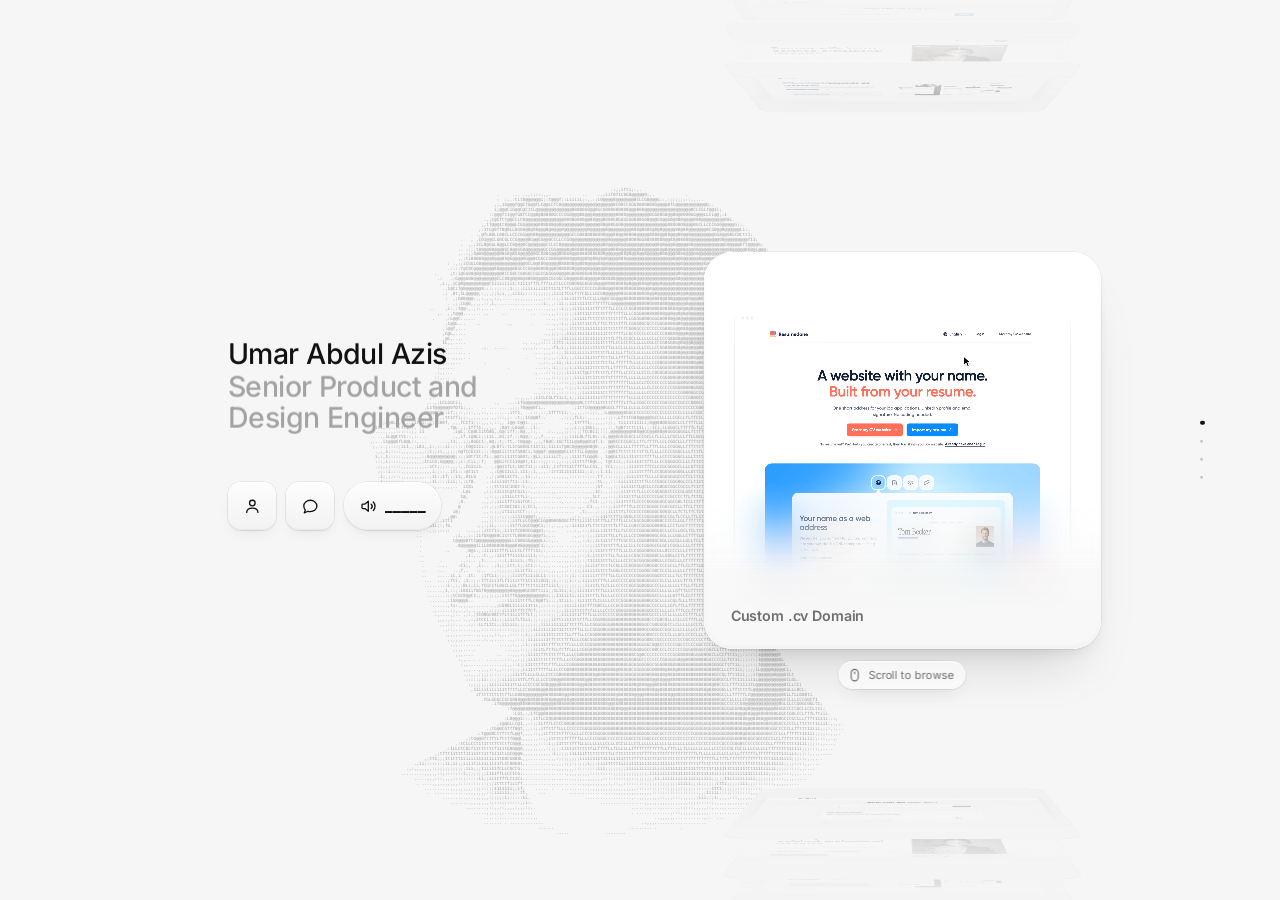
<file: index.html>
<!doctype html>
<html lang="en">
<head>
<meta charset="utf-8">
<meta name="viewport" content="width=device-width, initial-scale=1, viewport-fit=cover">
<title>Umar Abdul Azis · Senior Product and Design Engineer</title>
<meta name="description" content="Umar Abdul Azis, senior product and design engineer in Yogyakarta, Indonesia. Web, mobile, and AI products, built into live prototypes. Case studies: Custom .cv Domain, CV-Lite Help Center, AI Headshot Funnel.">
<meta name="author" content="Umar Abdul Azis">
<meta name="robots" content="index, follow, max-image-preview:large">
<link rel="canonical" href="https://byumar.com/">
<meta name="theme-color" content="#F6F6F6">
<link rel="alternate" type="text/plain" href="/llms.txt" title="LLM summary">
<link rel="icon" href="favicon-32.png" sizes="32x32" type="image/png">
<link rel="apple-touch-icon" href="apple-touch-icon.png">
<!-- thumbnail saat link dibagikan. og:image harus URL lengkap, ganti domainnya
     kalau situs tidak tayang di byumar.com -->
<meta property="og:type" content="website">
<meta property="og:url" content="https://byumar.com/">
<meta property="og:title" content="Umar Abdul Azis · Senior Product and Design Engineer">
<meta property="og:description" content="Senior product and design engineer for web, mobile, and AI products. Case studies from CV-Lite and Resumedone.">
<meta property="og:site_name" content="Umar Abdul Azis">
<meta property="og:locale" content="en_US">
<meta property="og:image" content="https://byumar.com/og-image.jpg">
<meta property="og:image:width" content="1200">
<meta property="og:image:height" content="630">
<meta name="twitter:card" content="summary_large_image">
<meta name="twitter:image" content="https://byumar.com/og-image.jpg">
<!-- ?v= memaksa browser mengambil berkas baru. Hostinger menyimpan JS, CSS, dan
     media 7 hari, jalankan ./versi.sh sebelum commit supaya angkanya naik di semua file. -->
<link rel="preload" href="fonts/inter-regular.woff2?v=e101ac0f64" as="font" type="font/woff2" crossorigin>
<link rel="preload" href="fonts/inter-medium.woff2?v=e19b372fd9" as="font" type="font/woff2" crossorigin>
<link rel="stylesheet" href="styles.css?v=45e7116f3b">
<!-- ld:start (dibuat tools/seo.js) -->
<script type="application/ld+json">{"@context":"https://schema.org","@graph":[{"@type":"Person","@id":"https://byumar.com/#person","name":"Umar Abdul Azis","jobTitle":"Senior Product and Design Engineer","description":"I design web, mobile, and AI products, then build them into live prototypes your team can click through before development starts.","url":"https://byumar.com/","image":"https://byumar.com/og-image.jpg","email":"hello@byumar.com","sameAs":["https://www.linkedin.com/in/umar-abdul-azis-948900159/","https://instagram.com/omar.aazees","https://www.upwork.com/freelancers/~01e38101af9b02fc32"],"address":{"@type":"PostalAddress","addressLocality":"Yogyakarta","addressCountry":"ID"},"knowsAbout":["Product design","UX design","UI design","Design engineering","Front-end development","Interactive prototyping","AI products","Resume builders","HR tech","E-commerce","Shopify","Web3 dashboards"]},{"@type":"WebSite","@id":"https://byumar.com/#website","url":"https://byumar.com/","name":"Umar Abdul Azis - Senior Product and Design Engineer","inLanguage":"en","author":{"@id":"https://byumar.com/#person"}},{"@type":"ItemList","name":"Selected projects","itemListElement":[{"@type":"ListItem","position":1,"item":{"@type":"CreativeWork","name":"Custom .cv Domain","headline":"Custom .cv Domain - Resumedone - Product Design","abstract":"Resumedone wanted a new paid add-on: a user buys their own name.cv domain and their resume goes live as a personal website on it. When I was brought in, the registrar backend was ready but there was no interface at all. I designed the whole product: the purchase inside the dashboard, the website editor, five templates, the account and subscription screens, and after launch the landing page and the upsell that bring people to it.","description":"Buying a domain is a technical errand, and most job seekers have never done it. Pricing, name rules and payment were still being decided in chat while an early AI draft pointed the other way. The partner API offered one locked template, and a public site raised a real privacy question: how much contact detail should a resume show to the whole internet? Launch was only the start: the first weeks showed the offer had to reach people earlier, at the moment they finish a resume. I turned the purchase into three short steps, Name, Details and Set up, with search results that show one clear price per domain per year and payment on the card already saved. The website editor reuses the resume builder's own components, so there is nothing new to learn, including the same font size controls. People pick from five templates, each in five colours, that use their resume data exactly as written, and they decide what is public: email and phone are masked by default, with a contact form and an availability status instead. After launch I designed three conversion experiments with the product lead: a six-step upsell right after someone buys a resume, a flow where people build their site first and pay only to publish, and a landing page for the feature.","creator":{"@id":"https://byumar.com/#person"},"image":"https://byumar.com/media/cv-media-05-poster.webp","url":"https://byumar.com/#/project/cv-personal-website"}},{"@type":"ListItem","position":2,"item":{"@type":"CreativeWork","name":"CV-Lite Help Center","headline":"CV-Lite Help Center - CV-Lite - Product Design","abstract":"CV-Lite's FAQ at help.cv-lite.com was a single column of three collapsed lists: 32 links pointing to 19 articles, with no answer visible until you clicked. The product lead asked me to redesign it. I covered the home page, search, every article, and the states in between, at desktop, tablet and mobile.","description":"People open a help page in the middle of a problem, usually stuck on billing or an export, so every extra click costs patience. With only 19 articles, a full help center with category pages would add steps instead of saving them. The new design also had to keep the live product's colors and type, so it would feel like the same app. I compared 15 help center homes and 19 FAQs on Mobbin, then tested six home layouts. The winner puts search first, then the most popular questions, then topics that open in place, with support always one tap away. Search suggests articles while you type and highlights the matching words. Articles read in one column with real product screenshots and end with a quick helpful or not question. Back to FAQ returns to the same topic, already open, and dead links land on a friendly 404 instead of an error.","creator":{"@id":"https://byumar.com/#person"},"image":"https://byumar.com/media/faq-media-01-poster.webp","url":"https://byumar.com/#/project/cv-lite-help-center"}},{"@type":"ListItem","position":3,"item":{"@type":"CreativeWork","name":"AI Headshot Funnel","headline":"AI Headshot Funnel - CV-Lite - Product Design","abstract":"CV-Lite turns a few selfies into studio headshots, and most of its visitors arrive cold from paid ads. I was asked to redesign the whole funnel for an A/B test against the live version, from the landing page to the photo library. The old flow showed no proof of the result, left empty photo slots, and only revealed the price at the very end.","description":"People have to trust an unknown AI with their face, then pay before they see the full result. Ad traffic leaves fast, so every second of doubt costs a sale. On real screens the browser bar also takes around 180 px, which pushed the button that moves people forward below the fold on laptops and phones alike. I built the funnel around one idea: show the transformation before asking for anything. The landing hero is a before and after of the same person, and every step stays short: gender, outfit, background, selfies. The paywall unlocks two finished headshots and states one honest price. Each screen is laid out at the real visible area, 1920 × 900 on desktop and 390 × 664 on mobile, so the next action is always in view.","creator":{"@id":"https://byumar.com/#person"},"image":"https://byumar.com/media/headshots-media-01-poster.webp","url":"https://byumar.com/#/project/ai-headshots"}},{"@type":"ListItem","position":4,"item":{"@type":"CreativeWork","name":"Ejemplos Curriculum","headline":"Ejemplos Curriculum - Ejemplos Curriculum - Landing Page Design","abstract":"Ejemplos Curriculum is a Spanish-language resume site with templates, real CV examples, cover letters, and writing advice for job seekers. I designed its marketing landing page, the page most visitors see first, at desktop, tablet, and mobile widths.","description":"Most visitors arrive from search with one narrow question, like how to write a resignation letter, and leave once it is answered. The landing page had to show in a few seconds that the site can also help them build a CV, without the pushy habits common in this category: no \"free\" promise that turns into a paywall, and no social proof without data behind it. The hero leads with what people search for, the best CV templates and writing advice, and shows real templates instead of stock art. Each section below answers one question job seekers ask, from which template to pick to how to write a cover letter, and ends with a clear way into the builder. The AI tools sit together in one dark band so they read as a feature, not a pop-up. The header keeps templates, examples, letters, and sign-in one click away, so the page works as a hub for the rest of the site.","creator":{"@id":"https://byumar.com/#person"},"image":"https://byumar.com/media/ej-media-01-poster.webp","url":"https://byumar.com/#/project/ejemplos-curriculum"}}]}]}</script>
<!-- ld:end -->
</head>
<body>
  <!-- navigasi teks untuk screen reader & crawler, tidak terlihat -->
  <nav class="sr-only" aria-label="Main">
    <ul>
      <li><a href="#/">Home</a></li>
      <li><a href="#/about">About</a></li>
    </ul>
  </nav>

  <div id="app" class="app">
    <!-- kolom kiri: identitas + aksi. Tetap di tempat lintas halaman -->
    <aside class="rail" id="rail"></aside>

    <!-- kolom kanan: panggung. Isinya berganti per halaman -->
    <main class="stage" id="stage" tabindex="-1">
    <!-- seo:start (dibuat tools/seo.js, jangan diedit manual) -->
    <div class="sr-only" id="seo-static">
      <h1>Umar Abdul Azis, Senior Product and Design Engineer</h1>
      <section>
        <h2>About</h2>
        <p>I design web, mobile, and AI products, then build them into live prototypes your team can click through before development starts.</p>
        <p>I work across UX, interface, and visual design, and I prototype with whatever fits the project, from Figma to AI code editors like Claude Code, Codex, and Cursor. Over six years that has covered HR tech and resume builders, Shopify and e-commerce, AI products, and Web3 dashboards.</p>
        <p>Top Rated Plus on Upwork. Working from Yogyakarta, Indonesia (GMT+7), asynchronously on Indonesia time, and open to freelance work.</p>
      </section>
      <section>
        <h2>Selected projects</h2>
      <article>
        <h3>Custom .cv Domain</h3>
        <p>Resumedone - Product Design. Resumedone, 2026.</p>
        <h4>Mandate</h4><p>Resumedone wanted a new paid add-on: a user buys their own name.cv domain and their resume goes live as a personal website on it. When I was brought in, the registrar backend was ready but there was no interface at all. I designed the whole product: the purchase inside the dashboard, the website editor, five templates, the account and subscription screens, and after launch the landing page and the upsell that bring people to it.</p>
        <h4>Challenge</h4><p>Buying a domain is a technical errand, and most job seekers have never done it. Pricing, name rules and payment were still being decided in chat while an early AI draft pointed the other way. The partner API offered one locked template, and a public site raised a real privacy question: how much contact detail should a resume show to the whole internet? Launch was only the start: the first weeks showed the offer had to reach people earlier, at the moment they finish a resume.</p>
        <h4>Solution</h4><p>I turned the purchase into three short steps, Name, Details and Set up, with search results that show one clear price per domain per year and payment on the card already saved. The website editor reuses the resume builder's own components, so there is nothing new to learn, including the same font size controls. People pick from five templates, each in five colours, that use their resume data exactly as written, and they decide what is public: email and phone are masked by default, with a contact form and an availability status instead. After launch I designed three conversion experiments with the product lead: a six-step upsell right after someone buys a resume, a flow where people build their site first and pay only to publish, and a landing page for the feature.</p>
        <h4>Results</h4><p>Shipped to production about a month after kickoff, in English across 12 markets. Targets set for launch: 8% of paid users adding a .cv domain in the first quarter, 70% of buyers publishing their site within a day, and 12% higher annual retention among users with a live site. Delivered as more than 1,000 screens and states across four breakpoints, five templates with colour variants, and a screen for every failure state.</p>
      </article>
      <article>
        <h3>CV-Lite Help Center</h3>
        <p>CV-Lite - Product Design. CV-Lite by Resumedone, 2026.</p>
        <h4>Mandate</h4><p>CV-Lite's FAQ at help.cv-lite.com was a single column of three collapsed lists: 32 links pointing to 19 articles, with no answer visible until you clicked. The product lead asked me to redesign it. I covered the home page, search, every article, and the states in between, at desktop, tablet and mobile.</p>
        <h4>Challenge</h4><p>People open a help page in the middle of a problem, usually stuck on billing or an export, so every extra click costs patience. With only 19 articles, a full help center with category pages would add steps instead of saving them. The new design also had to keep the live product's colors and type, so it would feel like the same app.</p>
        <h4>Solution</h4><p>I compared 15 help center homes and 19 FAQs on Mobbin, then tested six home layouts. The winner puts search first, then the most popular questions, then topics that open in place, with support always one tap away. Search suggests articles while you type and highlights the matching words. Articles read in one column with real product screenshots and end with a quick helpful or not question. Back to FAQ returns to the same topic, already open, and dead links land on a friendly 404 instead of an error.</p>
        <h4>Results</h4><p>Targets set for launch: 25% fewer support tickets about the 13 most asked questions, 60% of visitors finding their answer within two clicks, and over 80% of article ratings marked helpful. Delivered as 24 boards across four widths, 32 article pages and a working coded prototype.</p>
      </article>
      <article>
        <h3>AI Headshot Funnel</h3>
        <p>CV-Lite - Product Design. CV-Lite by Resumedone, 2026.</p>
        <h4>Mandate</h4><p>CV-Lite turns a few selfies into studio headshots, and most of its visitors arrive cold from paid ads. I was asked to redesign the whole funnel for an A/B test against the live version, from the landing page to the photo library. The old flow showed no proof of the result, left empty photo slots, and only revealed the price at the very end.</p>
        <h4>Challenge</h4><p>People have to trust an unknown AI with their face, then pay before they see the full result. Ad traffic leaves fast, so every second of doubt costs a sale. On real screens the browser bar also takes around 180 px, which pushed the button that moves people forward below the fold on laptops and phones alike.</p>
        <h4>Solution</h4><p>I built the funnel around one idea: show the transformation before asking for anything. The landing hero is a before and after of the same person, and every step stays short: gender, outfit, background, selfies. The paywall unlocks two finished headshots and states one honest price. Each screen is laid out at the real visible area, 1920 × 900 on desktop and 390 × 664 on mobile, so the next action is always in view.</p>
        <h4>Results</h4><p>Targets set for the A/B test: 20% more visitors reaching the selfie upload, 15% higher paywall conversion, and a third fewer checkout drop-offs by showing the price up front. Built on 75 screens, 65 of them reworked so the main action never needs a scroll.</p>
      </article>
      <article>
        <h3>Ejemplos Curriculum</h3>
        <p>Ejemplos Curriculum - Landing Page Design. Ejemplos Curriculum, 2026.</p>
        <h4>Mandate</h4><p>Ejemplos Curriculum is a Spanish-language resume site with templates, real CV examples, cover letters, and writing advice for job seekers. I designed its marketing landing page, the page most visitors see first, at desktop, tablet, and mobile widths.</p>
        <h4>Challenge</h4><p>Most visitors arrive from search with one narrow question, like how to write a resignation letter, and leave once it is answered. The landing page had to show in a few seconds that the site can also help them build a CV, without the pushy habits common in this category: no &quot;free&quot; promise that turns into a paywall, and no social proof without data behind it.</p>
        <h4>Solution</h4><p>The hero leads with what people search for, the best CV templates and writing advice, and shows real templates instead of stock art. Each section below answers one question job seekers ask, from which template to pick to how to write a cover letter, and ends with a clear way into the builder. The AI tools sit together in one dark band so they read as a feature, not a pop-up. The header keeps templates, examples, letters, and sign-in one click away, so the page works as a hub for the rest of the site.</p>
        <h4>Results</h4><p>Targets set for launch: 30% more visitors reaching a template from the landing page, 20% more visitors scrolling past the hero, and a higher share of search visitors starting a CV. Delivered as one landing page at four widths, ready for development.</p>
      </article>
      </section>
      <section>
        <h2>Contact</h2>
        <ul><li><a href="mailto:hello@byumar.com">Email</a></li><li><a href="https://www.linkedin.com/in/umar-abdul-azis-948900159/">LinkedIn</a></li><li><a href="https://instagram.com/omar.aazees">Instagram</a></li><li><a href="https://www.upwork.com/freelancers/~01e38101af9b02fc32">Upwork</a></li></ul>
      </section>
    </div>
    <!-- seo:end -->
    </main>

    <!-- indikator titik di tepi kanan, hanya di home -->
    <div class="dots" id="dots" hidden></div>
  </div>

  <!-- globe-data.js dan globe.js sengaja tidak dimuat di sini. Keduanya
       hanya dipakai halaman about, jadi diambil saat halaman itu dibuka.
       Lihat ensureGlobe() di app.js. -->
  <!-- latar ASCII dari foto diri, lihat ascii-bg.js -->
  <script src="ascii-bg.js?v=293ed99054" defer></script>
  <script src="sound.js?v=fcbd7d6328" defer></script>
  <script src="app.js?v=113544f6ca" defer></script>
  <!-- favicon potret ASCII yang beriak, lihat favicon-ascii.js -->
  <script src="favicon-ascii.js?v=10b2fe0bac" defer></script>
</body>
</html>
</file>
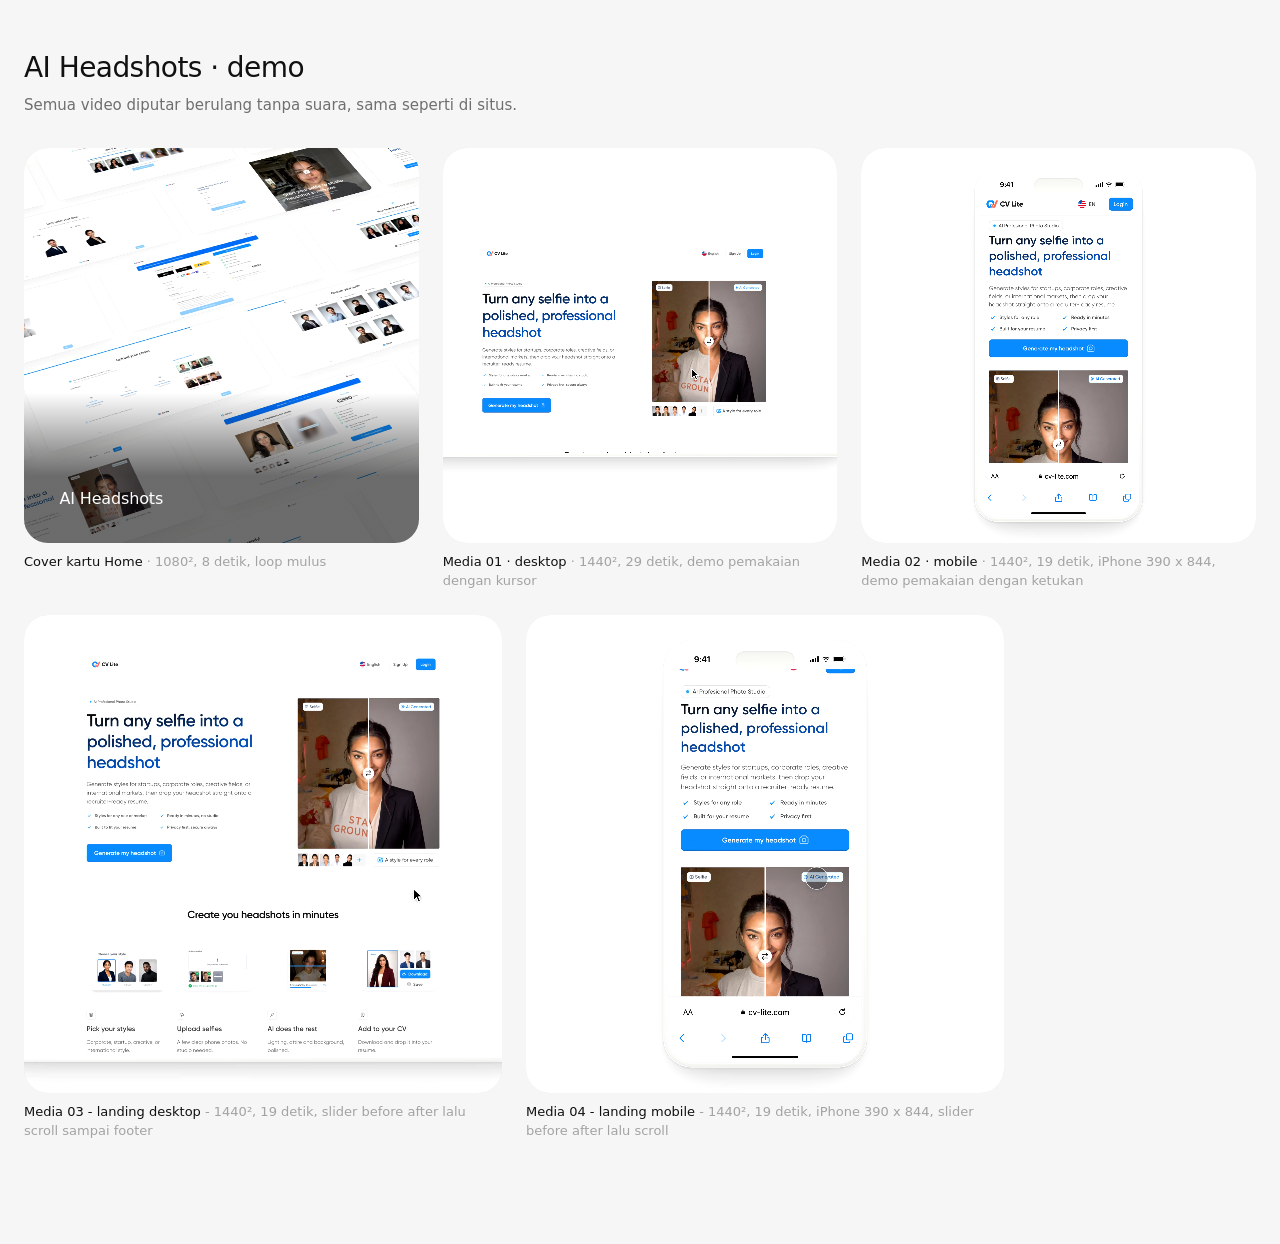
<file: demo/preview.html>
<!doctype html>
<html lang="id">
<head>
<meta charset="utf-8">
<meta name="viewport" content="width=device-width, initial-scale=1">
<title>Preview demo AI Headshots</title>
<style>
  :root { --bg: #F6F6F6; --ink: #111; --ink-3: #A3A3A3; }
  * { box-sizing: border-box; }
  body { margin: 0; background: var(--bg); color: var(--ink); font: 15px/1.45 Inter, "Helvetica Neue", system-ui, sans-serif; }
  main { max-width: 1480px; margin: 0 auto; padding: 48px 24px 80px; }
  h1 { font-size: 28px; font-weight: 500; letter-spacing: -.02em; margin: 0 0 6px; }
  p.sub { color: #6F6F6F; margin: 0 0 32px; }
  .row { display: grid; gap: 24px; grid-template-columns: repeat(3, minmax(0, 1fr)); margin-bottom: 24px; }
  .row.two { grid-template-columns: repeat(2, minmax(0, 1fr)); max-width: 980px; }
  figure { margin: 0; }
  .box { position: relative; aspect-ratio: 1 / 1; border-radius: 24px; overflow: hidden; background: #E2E2E2; }
  .box video, .box img { position: absolute; inset: 0; width: 100%; height: 100%; object-fit: cover; display: block; }
  /* kartu cover meniru kartu dek di situs: gradasi gelap bawah + nama putih */
  .card::after { content: ""; position: absolute; inset: 0; pointer-events: none;
    background: linear-gradient(0deg, rgba(17,17,17,.62) 0%, rgba(17,17,17,.62) 17%, rgba(17,17,17,0) 38%); }
  .card span { position: absolute; left: 9%; bottom: 8.4%; z-index: 2; color: #fff; font-size: 16px; letter-spacing: -.01em; }
  figcaption { margin-top: 10px; font-size: 13px; color: var(--ink-3); }
  figcaption b { color: var(--ink); font-weight: 500; }
  @media (max-width: 900px) { .row, .row.two { grid-template-columns: 1fr; } }
</style>
</head>
<body>
<main>
  <h1>AI Headshots · demo</h1>
  <p class="sub">Semua video diputar berulang tanpa suara, sama seperti di situs.</p>
  <div class="row">
    <figure>
      <div class="box card">
        <video autoplay muted loop playsinline poster="../media/headshots-card-poster.webp">
          <source src="../media/headshots-card.webm" type="video/webm"><source src="../media/headshots-card.mp4" type="video/mp4">
        </video>
        <span>AI Headshots</span>
      </div>
      <figcaption><b>Cover kartu Home</b> · 1080², 8 detik, loop mulus</figcaption>
    </figure>
    <figure>
      <div class="box">
        <video autoplay muted loop playsinline poster="../media/headshots-media-01-poster.webp">
          <source src="../media/headshots-media-01.webm" type="video/webm"><source src="../media/headshots-media-01.mp4" type="video/mp4">
        </video>
      </div>
      <figcaption><b>Media 01 · desktop</b> · 1440², 29 detik, demo pemakaian dengan kursor</figcaption>
    </figure>
    <figure>
      <div class="box">
        <video autoplay muted loop playsinline poster="../media/headshots-media-02-poster.webp">
          <source src="../media/headshots-media-02.webm" type="video/webm"><source src="../media/headshots-media-02.mp4" type="video/mp4">
        </video>
      </div>
      <figcaption><b>Media 02 · mobile</b> · 1440², 19 detik, iPhone 390 x 844, demo pemakaian dengan ketukan</figcaption>
    </figure>
  </div>
  <div class="row two">
    <figure>
      <div class="box">
        <video autoplay muted loop playsinline poster="../media/headshots-media-03-poster.webp">
          <source src="../media/headshots-media-03.webm" type="video/webm"><source src="../media/headshots-media-03.mp4" type="video/mp4">
        </video>
      </div>
      <figcaption><b>Media 03 - landing desktop</b> - 1440², 19 detik, slider before after lalu scroll sampai footer</figcaption>
    </figure>
    <figure>
      <div class="box">
        <video autoplay muted loop playsinline poster="../media/headshots-media-04-poster.webp">
          <source src="../media/headshots-media-04.webm" type="video/webm"><source src="../media/headshots-media-04.mp4" type="video/mp4">
        </video>
      </div>
      <figcaption><b>Media 04 - landing mobile</b> - 1440², 19 detik, iPhone 390 x 844, slider before after lalu scroll</figcaption>
    </figure>
  </div>
</main>
</body>
</html>
</file>
<file: styles.css>
@font-face {
  font-family: "Inter";
  font-style: normal;
  font-weight: 400;
  font-display: swap;
  src: url("fonts/inter-regular.woff2?v=e101ac0f64") format("woff2");
}
@font-face {
  font-family: "Inter";
  font-style: normal;
  font-weight: 600;
  font-display: swap;
  src: url("fonts/inter-semibold.woff2?v=d1e9f4c098") format("woff2");
}
@font-face {
  font-family: "Inter";
  font-style: normal;
  font-weight: 500;
  font-display: swap;
  src: url("fonts/inter-medium.woff2?v=e19b372fd9") format("woff2");
}

/* =========================================================
   Portfolio UI/UX: sistem visual
   Monokrom. Aset project jadi satu-satunya sumber warna.

   SISTEM SPASI
   Sama seperti situs referensi: seluruh tata letak dinyatakan dalam rem,
   dan ukuran 1rem ikut lebar layar. Jadi proporsinya tetap identik di
   layar mana pun, tidak perlu belasan breakpoint.

   Desktop  1rem = 100vw / 144   (di 1440px jadi 10px, sama persis referensi)
   Phone    1rem = 100vw / 40

   Bedanya dengan referensi, ada batas bawah dan atas. Referensi murni vw,
   akibatnya di tablet judulnya menyusut sampai 18px dan tombolnya di bawah
   ukuran sentuh yang layak. Batas bawah menahan itu.

   Yang tetap dalam vw hanya posisi horizontal kolom, supaya perbandingan
   kiri-kanannya persis mengikuti referensi.
   ========================================================= */

html {
  font-size: clamp(8.6px, 0.6944vw, 15px);
}

@media (max-width: 767px) {
  html {
    font-size: clamp(11px, 2.5vw, 19.5px);
  }
}

:root {
  /* Suisse Intl kalau terpasang, kalau tidak jatuh ke Helvetica Neue
     yang bentuk hurufnya paling dekat. */
  /* Inter dibundel sendiri (fonts/), jadi Mac, iPhone, Android, dan pen.dev
     memakai huruf yang sama. Cadangan hanya dipakai selama font dimuat. */
  --font: "Inter", "Helvetica Neue", Helvetica, Arial, sans-serif;

  --bg: #f6f6f6;
  --ink: #111111;
  --ink-2: #6f6f6f;
  --ink-3: #a3a3a3;
  --ink-4: #c9c9c9;
  --surface: #ffffff;
  --card: #e8e8e8;
  --line: rgba(17, 17, 17, 0.08);

  /* Skeuomorph minimalis: semua permukaan dibuat dari satu bahan yang sama
     dengan latar. Wajahnya bergradasi tipis dari terang ke sedikit redup,
     tepi atas tersorot, tepi bawah sedikit gelap, lalu bayangan dekat yang
     tegas dan bayangan jauh yang lebar dan pudar. Hasilnya terasa timbul
     dari halaman, bukan benda lain yang ditempel. */
  --sk-face: linear-gradient(180deg, #fdfdfd 0%, #f2f2f2 100%);
  --shadow-sm:
    inset 0 1px 0 rgba(255, 255, 255, 0.95),
    inset 0 -1px 0 rgba(17, 17, 17, 0.035),
    0 0 0 1px rgba(17, 17, 17, 0.055),
    0 1px 2px rgba(17, 17, 17, 0.06),
    0 0.6rem 1.6rem -0.6rem rgba(17, 17, 17, 0.1);
  --shadow-press:
    inset 0 1px 3px rgba(17, 17, 17, 0.1),
    inset 0 0 0 1px rgba(17, 17, 17, 0.06),
    0 1px 0 rgba(255, 255, 255, 0.9);
  --shadow-md:
    0 0 0 1px rgba(17, 17, 17, 0.045),
    0 1px 2px rgba(17, 17, 17, 0.05),
    0 1rem 2.2rem -1rem rgba(17, 17, 17, 0.12),
    0 3.6rem 6.4rem -2.8rem rgba(17, 17, 17, 0.18);
  /* sorot di bibir kartu media, dipasang di atas video lewat ::after */
  --sk-rim:
    inset 0 1px 0 rgba(255, 255, 255, 0.85),
    inset 0 0 0 1px rgba(255, 255, 255, 0.3),
    inset 0 -0.2rem 0.6rem rgba(17, 17, 17, 0.04);

  --r-card: 3.2rem;
  --r-media: 2.4rem;
  --r-btn: 1.5rem;

  --title-fs: 3.2rem;

  /* --- geometri, diambil dari pengukuran referensi di 1440px --- */
  --rail-x: 17.85vw;      /* 257px di 1440 */
  --deck-x: 70.5vw;       /* titik tengah kartu */
  /* Kartu ikut lebar dan tinggi layar: 446px di 1440x900, 562px di
     1920x1080. Tidak pernah lebih kecil dari ukuran lama (33.5rem), dan
     dibatasi tinggi layar supaya petunjuk geser tetap terlihat. */
  --deck-size: max(33.5rem, min(31vw, 52vh));

  --dots-x: 5.76vw;       /* jarak titik indikator dari tepi kanan */
  /* Batas kolom di halaman project. Video demo persegi, jadi kolomnya
     dilebarkan sampai kotak persegi bisa setinggi 88% layar (lebar kolom =
     100vw - batas - 2rem padding kanan). Batasnya tidak boleh lebih ke kiri
     dari ruang minimum judul (30rem) dan tidak pernah lebih ke kanan dari
     50,5vw, jadi kolom media tidak pernah lebih sempit dari sebelumnya. */
  --split-x: min(
    50.5vw,
    max(calc(var(--rail-x) + 7.4rem + 4rem + 30rem), calc(100vw - 88vh - 2rem))
  );

  --ease: cubic-bezier(0.16, 1, 0.3, 1);
  /* sedikit melewati tujuan lalu balik, biar perpindahan kartu terasa memantul */
  --ease-bounce: cubic-bezier(0.22, 1.14, 0.36, 1);
  --dur: 0.82s;
}

*, *::before, *::after { box-sizing: border-box; }

html, body {
  margin: 0;
  padding: 0;
  background: var(--bg);
  color: var(--ink);
  font-family: var(--font);
  -webkit-font-smoothing: antialiased;
  text-rendering: optimizeLegibility;
}

body { min-height: 100vh; }
/* Pantulan iOS di tepi halaman ikut menarik elemen yang menempel di layar,
   jadi navigasi bawah terlihat ikut ter-scroll. Pantulannya dimatikan. */
html, body { overscroll-behavior: none; }

/* latar ASCII (ascii-bg.js): di atas warna latar, di bawah semua konten */
/* Warna latar cukup di html. Kalau body ikut berwarna, latarnya digambar
   di atas kanvas z-index -1 dan ASCII-nya tertutup. */
body { background: transparent; }
#ascii-bg {
  position: fixed;
  left: 0;
  top: 0;
  width: 100%;
  /* setinggi layar saat bilah alamat HP tenggelam, lihat ascii-bg.js */
  height: 100vh;
  height: 100lvh;
  z-index: -1;
  pointer-events: none;
}
body.no-scroll { overflow: hidden; }

a { color: inherit; text-decoration: none; }
button { font: inherit; color: inherit; border: 0; background: none; cursor: pointer; }

.sr-only {
  position: absolute; width: 1px; height: 1px;
  padding: 0; margin: -1px; overflow: hidden;
  clip: rect(0 0 0 0); white-space: nowrap; border: 0;
}

:focus-visible {
  outline: 0.2rem solid var(--ink);
  outline-offset: 0.3rem;
  border-radius: 0.4rem;
}

/* =========================================================
   Kolom kiri
   ========================================================= */

.rail {
  position: fixed;
  left: var(--rail-x);
  top: 50%;
  transform: translateY(-50%);
  z-index: 50;
  display: flex;
  flex-direction: column;
  gap: 5.5rem;
  pointer-events: none;
}
.rail > * { pointer-events: auto; }

/* Batas kanan kolom kiri. Judul tidak pernah pindah baris; kalau lebih
   panjang dari ruang ini, pasJudul() di app.js memperkecil ukurannya.
   Home dibatasi tepi kiri kartu, project dibatasi tombol expand. */
.rail { max-width: calc(var(--deck-x) - var(--deck-size) / 2 - var(--rail-x) - 4rem); }
.rail--project { max-width: calc(var(--split-x) - 7.4rem - var(--rail-x) - 4rem); }

/* Di about, rail dikosongkan. Nama, tombol, dan teksnya jadi satu aliran
   di dalam kolom .about supaya semuanya ikut ter-scroll bersama. */
.rail--about { display: none; }

.title-block {
  display: flex;
  flex-direction: column;
  gap: 0.15rem;
}

/* Kotak masker untuk animasi reveal. Kalau tingginya persis setinggi baris,
   ekor huruf seperti g dan y ikut terpotong. Jadi kotaknya dilonggarkan ke
   atas dan bawah, lalu ditarik balik dengan margin negatif supaya posisi
   tata letaknya tidak bergeser sedikit pun. */
.title-line {
  overflow: hidden;
  font-size: var(--title-fs);
  padding: 0.34em 0;
  margin: -0.34em 0;
}

.title,
.subtitle {
  margin: 0;
  font-size: var(--title-fs);
  line-height: 1.1;
  font-weight: 500;
  letter-spacing: -0.02em;
  /* boleh pindah baris di desktop dan tablet; kolom kiri ditambatkan dari
     bawah (tambatRail di app.js) jadi judul yang panjang tumbuh ke atas */
  white-space: normal;
}
.title { color: var(--ink); }
.subtitle { color: var(--ink-3); }
/* Di layar besar peran profil dibatasi selebar "Senior Product and", jadi
   "Design Engineer" selalu turun ke baris kedua dan kolom kiri tidak
   memanjang. Di HP peran tetap satu baris (aturan nowrap di bawah). */
@media (min-width: 768px) {
  .title-block.is-profile .subtitle { max-width: 10.4em; }
}

/* masking reveal saat halaman masuk, sekaligus memudar masuk */
.title-line > span {
  display: block;
  will-change: transform, opacity;
  animation: line-up 0.9s var(--ease) 0.14s both;
}
/* jeda 0,14 detik memberi waktu judul lama memudar dulu, jadi keduanya
   tidak bertumpuk di tempat yang sama */
.title-line:nth-child(2) > span { animation-delay: 0.2s; }
/* geseran awal harus melewati padding masker, kalau tidak teksnya
   sudah kelihatan mengintip sebelum animasinya mulai */
@keyframes line-up {
  from { transform: translateY(calc(100% + 0.45em)); opacity: 0; }
  60%  { opacity: 1; }
  to   { transform: translateY(0); opacity: 1; }
}

/* Salinan kolom kiri dan titik indikator halaman sebelumnya, dipudarkan oleh
   app.js saat pindah halaman. Animasi anaknya dimatikan supaya salinan langsung
   tampil seperti aslinya, tidak memutar ulang animasi masuk. */
.is-salinan { pointer-events: none; }
.is-salinan,
.is-salinan * { animation: none !important; }
.is-salinan * { pointer-events: none !important; }

/* Kolom kiri yang masuk lewat transisi project cukup memudar, mulai saat
   salinan lamanya hampir habis (salinan 130 ms). Kalau menunggu salinan habis
   betul, ada jeda kosong sekitar 100 ms tanpa judul dan tombol, dan di HP itu
   terbaca sebagai kedipan. Jedanya sama dengan MASUK_JEDA di app.js. */
.rail--morph .title-line > span { animation: fade-in 0.3s ease-out 0.09s both; }
.rail--morph .actions { animation: fade-in 0.3s ease-out 0.09s both; }

/* --- tombol ikon yang melebar jadi pil saat hover --- */

.actions {
  display: flex;
  align-items: center;
  gap: 1.1rem;
  animation: fade-up 0.9s var(--ease) 0.18s both;
}

@keyframes fade-up {
  from { opacity: 0; transform: translateY(0.8rem); }
  to   { opacity: 1; transform: none; }
}
@keyframes fade-in {
  from { opacity: 0; }
  to   { opacity: 1; }
}

.pill {
  display: inline-flex;
  align-items: center;
  gap: 0;
  height: 5.4rem;
  padding: 0 1.65rem;
  background: var(--sk-face);
  border-radius: var(--r-btn);
  box-shadow: var(--shadow-sm);
  transition:
    gap 0.5s var(--ease),
    border-radius 0.5s var(--ease),
    background 0.3s ease,
    color 0.3s ease,
    box-shadow 0.3s ease;
}

.pill .ico {
  display: grid;
  place-items: center;
  width: 2.1rem;
  height: 2.1rem;
  flex: none;
}
.pill .ico svg { width: 100%; height: 100%; display: block; }

/* dua ikon ditumpuk di posisi yang sama lalu ditukar dengan putaran */
.ico-swap { position: relative; }
.ico-swap > span {
  position: absolute;
  inset: 0;
  display: block;
  transition:
    opacity 0.25s ease,
    transform 0.45s var(--ease);
}
.ico-swap .ico-b {
  opacity: 0;
  transform: rotate(-70deg) scale(0.6);
}
.contact.is-open .ico-swap .ico-a,
.pill.is-alt .ico-swap .ico-a {
  opacity: 0;
  transform: rotate(70deg) scale(0.6);
}
.contact.is-open .ico-swap .ico-b,
.pill.is-alt .ico-swap .ico-b {
  opacity: 1;
  transform: none;
}

/* label disembunyikan lewat lebar 0, bukan display:none, supaya bisa dianimasi */
.pill .lbl {
  display: block;
  max-width: 0;
  overflow: hidden;
  white-space: nowrap;
  font-size: 1.55rem;
  letter-spacing: -0.01em;
  opacity: 0;
  transition:
    max-width 0.55s var(--ease),
    opacity 0.35s ease;
}

.pill:focus-visible {
  gap: 0.85rem;
  border-radius: 999px;
}
.pill:focus-visible .lbl {
  max-width: 16rem;
  opacity: 1;
}
/* Hover hanya untuk perangkat yang memang punya kursor. Di layar sentuh,
   ketukan meninggalkan status :hover yang menempel, jadi tombol tetap
   memanjang dengan labelnya sampai layar diketuk di tempat lain. */
@media (hover: hover) and (pointer: fine) {
  .pill:hover { gap: 0.85rem; border-radius: 999px; }
  .pill:hover .lbl { max-width: 16rem; opacity: 1; }
}

.pill.is-dark {
  background: linear-gradient(180deg, #2a2a2a 0%, #111 100%);
  color: var(--surface);
  box-shadow: inset 0 1px 0 rgba(255, 255, 255, 0.14), 0 0 0 1px rgba(17, 17, 17, 0.6), 0 1px 2px rgba(17, 17, 17, 0.2), 0 0.6rem 1.6rem -0.6rem rgba(17, 17, 17, 0.3);
}
/* ditekan: permukaannya masuk ke dalam */
.pill:active, .edge-btn:active { box-shadow: var(--shadow-press); }
.pill.is-dark:active { box-shadow: inset 0 1px 3px rgba(0, 0, 0, 0.5), 0 1px 0 rgba(255, 255, 255, 0.6); }
.pill.is-round { border-radius: 999px; }
.pill.rev { flex-direction: row-reverse; }

/* pil yang labelnya selalu tampil, tidak menunggu hover */
.pill.is-static { gap: 0.85rem; }
.pill.is-static .lbl { max-width: 16rem; opacity: 1; }

/* --- kelompok tombol contact --- */

/* Tanpa gap. Kalau wadah ini punya gap sendiri, jaraknya tetap terhitung
   meski daftar kontaknya sedang tertutup dan berlebar nol, akibatnya tombol
   sesudahnya terdorong dua kali lebih jauh dari tombol sebelumnya.
   Jaraknya diurus lewat margin .socials yang ikut dianimasikan. */
.contact {
  position: relative;   /* acuan posisi daftar kontak yang ditumpuk */
  display: flex;
  align-items: center;
  gap: 0;
}

/* padding lalu margin negatif supaya bayangan pil tidak ikut terpotong
   saat lebarnya dianimasi */
.socials {
  display: flex;
  align-items: center;
  gap: 1.1rem;
  overflow: hidden;
  padding: 0.9rem;
  margin: -0.9rem;
  max-width: 0;
  transition:
    max-width 0.6s var(--ease),
    margin-left 0.6s var(--ease);
}
.socials .pill {
  opacity: 0;
  transform: translateX(-1rem);
  transition:
    opacity 0.35s ease,
    transform 0.5s var(--ease),
    background 0.3s ease,
    color 0.3s ease;
}
/* 1,1rem jarak dikurangi 0,9rem padding, supaya celah terlihatnya
   sama persis dengan jarak antar tombol lain */
.contact.is-open .socials {
  max-width: 46rem;
  margin-left: 0.2rem;
}
.contact.is-open .socials .pill {
  opacity: 1;
  transform: none;
}

/* =========================================================
   Daftar kontak yang ditumpuk

   Kalau tidak muat ke samping, daftarnya ditumpuk. Kelas .is-stack dan arah
   naik/turunnya dipasang app.js setelah mengukur ruang nyata sampai halangan
   terdekat di kanan, bukan dari lebar layar. Dengan begitu tetap benar berapa
   pun jumlah kontak yang ditambahkan ke PROFILE.contacts.
   ========================================================= */

.contact.is-stack .socials {
  position: absolute;
  z-index: 60;          /* di about, teksnya datang sesudah di DOM jadi menimpa */
  left: 50%;
  transform: translateX(-50%);
  align-items: center;
  gap: 1.1rem;
  max-width: none;
  overflow: visible;
  padding: 0;
  margin: 0;
  pointer-events: none;
}
.contact.is-stack.stack-down .socials {
  top: 100%;
  margin-top: 1.1rem;
  flex-direction: column;
}
.contact.is-stack.stack-up .socials {
  bottom: 100%;
  margin-bottom: 1.1rem;
  flex-direction: column-reverse;
}
.contact.is-stack.stack-down .socials .pill { transform: translateY(-0.9rem); }
.contact.is-stack.stack-up .socials .pill { transform: translateY(0.9rem); }
.contact.is-stack.is-open .socials { pointer-events: auto; }
.contact.is-stack.is-open .socials .pill { transform: none; }

/* =========================================================
   Home: dek kartu vertikal
   ========================================================= */

.stage { position: relative; }

/* Lapisan dek menutupi seluruh layar supaya roda mouse dan geseran
   bekerja di mana saja, bukan cuma tepat di atas kartunya. */
.deck {
  position: fixed;
  inset: 0;
  z-index: 10;
  touch-action: pan-x;
  perspective: 1500px;
  perspective-origin: var(--deck-x) 50%;
}
.deck.is-dragging { cursor: grabbing; }

.deck-card {
  position: absolute;
  left: var(--deck-x);
  top: 50%;
  width: var(--deck-size);
  height: var(--deck-size);
  margin: calc(var(--deck-size) / -2) 0 0 calc(var(--deck-size) / -2);
  border-radius: var(--r-card);
  overflow: hidden;
  background: var(--bg);
  box-shadow: var(--shadow-md);
  transform-origin: 50% 50%;
  will-change: transform, opacity, filter;
  pointer-events: none;
  /* Tetangga diputar lewat 90 derajat, jadi yang menghadap layar adalah
     punggung kartu. Punggungnya harus tetap tergambar sebagai slab. */
  backface-visibility: visible;
  /* Transform digerakkan pegas di app.js, jadi tidak ada transisi transform
     di sini. Hanya transform yang boleh pelan. Bayangan dan blur harus cepat selesai.
     Kalau bayangan ikut beranimasi selama 0,55 detik, di tengah jalan dia
     kena filter blur milik kartu yang sedang rebah dan hasilnya jadi gumpalan
     gelap besar yang mengikuti kartu. Itu yang kelihatan seperti bug. */
  transition:
    opacity 0.4s var(--ease),
    box-shadow 0.16s ease-out;
}

/* Posisi relatif terhadap kartu aktif. Jaraknya kelipatan ukuran kartu,
   jadi susunannya tetap sama di semua ukuran layar. Referensi memberi
   jarak besar sehingga tetangganya cuma mengintip sedikit di tepi. */
/* transition di sini yang berlaku saat kartu MENJADI aktif: bayangannya
   masuk pelan dan diberi jeda, jadi kartunya mendarat dulu baru terangkat */
.deck-card[data-pos="0"] {
  transition:
    opacity 0.4s var(--ease),
    box-shadow 0.45s var(--ease) 0.22s;
  opacity: 1; z-index: 4;
  pointer-events: auto;
  cursor: pointer;
}
/* di atas kartu aktif, sisi atasnya yang menjauh */
/* Tanpa blur sama sekali. Dulu kartu tetangga di-blur untuk menyamarkan
   isinya, tapi isinya sekarang memang tidak dirender jadi tidak ada yang perlu
   disamarkan. Yang tersisa cuma kerugiannya: slab abu berpinggir lembut
   terbaca sebagai halo gelap, dan karena blur ikut beranimasi halonya bergerak
   mengikuti kartu. Itu yang terasa seperti bug saat kartu bergeser. Bentuk
   trapesium dan opasitas sudah cukup memberi kesan kedalaman.

   Kartu tetangga hanya menyisakan badan kartunya. Isinya disembunyikan
   supaya yang terlihat cuma slab abu-abu, sama seperti referensi. Media
   yang ikut dirender di posisi rebah justru bikin tampilannya ramai. */
.deck-card:not([data-pos="0"]) .card-name {
  opacity: 0;
}
/* Sekarang media tetangga diintipkan tipis: warnanya diredam dan memudar
   ke tepi yang menjauh, jadi terbaca sebagai sekilas project berikutnya
   tanpa bersaing dengan kartu aktif. */
.deck-card:not([data-pos="0"]) .mock {
  filter: grayscale(0.55) contrast(0.92);
}
.deck-card[data-pos^="-"] .mock {
  -webkit-mask-image: linear-gradient(to top, #000 0%, rgba(0, 0, 0, 0.25) 85%);
  mask-image: linear-gradient(to top, #000 0%, rgba(0, 0, 0, 0.25) 85%);
}
.deck-card[data-pos="1"] .mock,
.deck-card[data-pos="2"] .mock,
.deck-card[data-pos="3"] .mock {
  -webkit-mask-image: linear-gradient(to bottom, #000 0%, rgba(0, 0, 0, 0.25) 85%);
  mask-image: linear-gradient(to bottom, #000 0%, rgba(0, 0, 0, 0.25) 85%);
}
.deck-card[data-pos="-1"] .mock,
.deck-card[data-pos="1"] .mock { opacity: 0.55; }
.deck-card[data-pos="-2"] .mock,
.deck-card[data-pos="2"] .mock,
.deck-card[data-pos="-3"] .mock,
.deck-card[data-pos="3"] .mock { opacity: 0.25; }

/* Tanpa bayangan. Pada slab yang hampir rata, drop shadow bikin halo gelap
   yang menarik mata, padahal tugasnya cuma jadi latar. Blur dan opasitas
   sudah cukup memisahkannya dari kartu aktif. */
.deck-card:not([data-pos="0"]) {
  box-shadow: none;
}
.deck-card .mock,
.deck-card .card-name {
  transition: opacity 0.25s var(--ease), filter 0.35s var(--ease);
}

/* Kartu tetangga bisa diklik: kartu itu didatangkan ke tengah. */
.deck-card[data-pos="-1"],
.deck-card[data-pos="1"] { opacity: 1; z-index: 3; pointer-events: auto; cursor: pointer; }
.deck-card[data-pos="-2"],
.deck-card[data-pos="2"] { opacity: 1; z-index: 2; pointer-events: auto; cursor: pointer; }
.deck-card[data-pos="-3"],
.deck-card[data-pos="3"] { opacity: 1; z-index: 1; pointer-events: auto; cursor: pointer; }
.deck-card[data-pos="x"] { opacity: 0; z-index: 0; }

.deck-card .card-link {
  position: absolute;
  inset: 0;
  display: block;
}

.deck-card .card-name,
.morph-kartu .card-name {
  position: absolute;
  left: 3rem;
  bottom: 2.8rem;
  z-index: 4;
  font-size: 1.6rem;
  letter-spacing: -0.01em;
  color: var(--ink);
  transition: transform 0.5s var(--ease);
}

/* Di kartu yang medianya sudah ada, namanya dibalik jadi putih. Video isinya
   tidak bisa dijamin, dan tepi bawahnya sering kena bidang terang. Teks gelap
   di sana hilang. Putih di atas peredam gelap terbaca di isi apa pun. */
/* tebal dan abu-abu redup, tapi cukup gelap untuk lolos kontras AA
   (sekitar 4,7:1 di atas peredam terang) */
.deck-card.has-media .card-name,
.morph-kartu .card-name { color: var(--ink-2); font-weight: 600; }
@media (hover: hover) and (pointer: fine) {
  .deck-card[data-pos="0"]:hover .card-name { transform: translateX(0.4rem); }
}

.deck.is-intro .deck-card { animation: deck-in 1s var(--ease) both; }
@keyframes deck-in {
  from { opacity: 0; }
}

/* --- titik indikator --- */

.dots {
  position: fixed;
  right: var(--dots-x);
  top: 50%;
  transform: translateY(-50%);
  z-index: 60;
  display: flex;
  flex-direction: column;
  align-items: center;
  gap: 1.15rem;
  animation: fade-in 0.9s var(--ease) 0.3s both;
}
.dots[hidden] { display: none; }

.dot {
  width: 0.9rem;
  height: 0.9rem;
  display: grid;
  place-items: center;
}
.dot::after {
  content: "";
  width: 0.32rem;
  height: 0.32rem;
  border-radius: 999px;
  background: var(--ink-4);
  transition: all 0.45s var(--ease);
}
.dot:hover::after { background: var(--ink-3); }
.dot[aria-current="true"]::after {
  width: 0.55rem;
  height: 0.55rem;
  background: var(--ink);
}

/* =========================================================
   Halaman project
   ========================================================= */

.media {
  margin-left: var(--split-x);
  padding: 2rem 2rem 2rem 0;
  display: flex;
  flex-direction: column;
  gap: 2rem;
}

/* Semua video demo persegi (1:1), jadi kotaknya juga persegi supaya video
   tampil utuh dan tidak pernah terpotong kiri dan kanan oleh object-fit:
   cover. Sisinya mengikuti lebar kolom, tapi tidak lebih dari 88% tinggi
   layar supaya satu media tetap muat di layar yang pendek dan lebar. */
.media-item {
  position: relative;
  width: min(100%, 88vh);
  aspect-ratio: 1 / 1;
  border-radius: var(--r-media);
  overflow: hidden;
  background: var(--bg);
  box-shadow: var(--shadow-md);
  animation: media-in 0.9s var(--ease) both;
}
/* bibir tersorot di atas video, sama dengan kartu dek */
.media-item::after,
.deck-card::after,
.note::after {
  content: "";
  position: absolute;
  inset: 0;
  z-index: 5;
  border-radius: inherit;
  box-shadow: var(--sk-rim);
  pointer-events: none;
}
@keyframes media-in {
  from { opacity: 0; transform: translateY(2rem); }
}

/* kartu teks case study, menggantikan media saat mode info menyala */
.note {
  position: relative;
  min-height: 88vh;
  border-radius: var(--r-media);
  background: var(--sk-face);
  box-shadow: var(--shadow-md);
  padding: 6rem 5.6rem;
  display: flex;
  flex-direction: column;
  justify-content: space-between;
  gap: 6rem;
  animation: media-in 0.7s var(--ease) both;
}

.note-label {
  font-size: 1.35rem;
  letter-spacing: -0.005em;
  color: var(--ink);
}

.note-body {
  margin: 0;
  font-size: 2.4rem;
  line-height: 1.32;
  letter-spacing: -0.018em;
  color: var(--ink);
  max-width: 40ch;
}

.note-list {
  margin: 2.8rem 0 0;
  padding: 0;
  list-style: none;
  font-size: 2.4rem;
  line-height: 1.32;
  letter-spacing: -0.018em;
  color: var(--ink-3);
}

.note-credit {
  margin-top: 2.8rem;
  font-size: 1.35rem;
  color: var(--ink-3);
}

/* tombol tutup di garis batas dua kolom */
.edge-btn {
  position: fixed;
  left: calc(var(--split-x) - 7.4rem);
  /* --edge-top diisi app.js: tengah baris tombol di kolom kiri */
  top: var(--edge-top, 50%);
  transform: translateY(-50%);
  z-index: 60;
  width: 5.4rem;
  height: 5.4rem;
  display: grid;
  place-items: center;
  background: var(--sk-face);
  border-radius: var(--r-btn);
  box-shadow: var(--shadow-sm);
  transition: border-radius 0.45s var(--ease);
}
.edge-btn svg { width: 2rem; height: 2rem; flex: none; }

/* Label muncul saat hover seperti tombol pill lain. Tombolnya ditambat di sisi
   kanan supaya labelnya memanjang ke kiri dan tidak menutupi media. */
.edge-btn {
  left: auto;
  right: calc(100% - var(--split-x) + 2rem);
  width: auto;
  min-width: 5.4rem;
  padding: 0 1.7rem;
  display: inline-flex;
  align-items: center;
  gap: 0;
  transition:
    gap 0.5s var(--ease),
    border-radius 0.45s var(--ease);
}
.edge-btn .lbl {
  display: block;
  max-width: 0;
  overflow: hidden;
  white-space: nowrap;
  font-size: 1.55rem;
  letter-spacing: -0.01em;
  opacity: 0;
  transition:
    max-width 0.55s var(--ease),
    opacity 0.35s ease;
}
.edge-btn:focus-visible { gap: 0.85rem; border-radius: 999px; }
.edge-btn:focus-visible .lbl { max-width: 16rem; opacity: 1; }
.edge-btn.no-lbl:focus-visible { gap: 0; }
@media (hover: hover) and (pointer: fine) {
  .edge-btn:hover { gap: 0.85rem; border-radius: 999px; }
  .edge-btn:hover .lbl { max-width: 16rem; opacity: 1; }
  .edge-btn.no-lbl:hover { gap: 0; }
}
/* tetap display block supaya lebar teksnya masih bisa diukur app.js */
.edge-btn.no-lbl .lbl { max-width: 0; opacity: 0; }

/* =========================================================
   Halaman about
   ========================================================= */

.about {
  padding: 22vh var(--rail-x) 24vh;
  max-width: 116rem;
}

/* Nama dan tombol duduk di atas teks, ikut ter-scroll. Jaraknya lebar
   supaya layar pertama cuma berisi identitas, teksnya baru menyusul
   saat di-scroll. Pola ini diambil dari referensi. */
.about-head {
  /* position + z-index wajib. Tanpa ini daftar kontak yang ditumpuk tertimpa
     teks di bawahnya, karena teksnya datang belakangan di DOM sementara
     .about-head cuma elemen statis biasa. */
  position: relative;
  z-index: 50;
  display: flex;
  flex-direction: column;
  gap: 5.5rem;
  margin-bottom: 18vh;
  animation: fade-up 0.9s var(--ease) both;
}

.prose {
  font-size: 3rem;
  line-height: 1.28;
  letter-spacing: -0.022em;
  color: var(--ink-3);
  /* dijaga tetap sempit supaya tidak menabrak globe di kanan */
  max-width: 17em;
}
.prose p { margin: 0 0 4.4rem; }
.about > *:last-child .prose p:last-child { margin-bottom: 0; }

/* kata kunci dinaikkan kontrasnya. Ini trik skimming dari referensi. */
.prose strong { font-weight: 500; color: var(--ink); }
.prose a { font-weight: 500; color: var(--ink); border-bottom: 1px solid var(--line); }
.prose a:hover { border-bottom-color: var(--ink); }

.awards-label {
  font-size: 1.35rem;
  color: var(--ink);
  margin: 0 0 1.6rem;
}
.awards {
  margin: 0 0 4.4rem;
  padding: 0;
  list-style: none;
  font-size: 3rem;
  line-height: 1.28;
  letter-spacing: -0.022em;
  color: var(--ink);
}
.awards span { color: var(--ink-3); }

.about-block { animation: fade-up 0.9s var(--ease) both; }

/* =========================================================
   Globe clay di halaman about
   ========================================================= */

.globe {
  position: fixed;
  right: 8vw;
  top: 50%;
  transform: translateY(-50%);
  width: min(30vw, 46rem);
  aspect-ratio: 1 / 1;
  z-index: 20;
  cursor: grab;
  touch-action: none;
}
.globe.is-dragging { cursor: grabbing; }

.globe-canvas {
  display: block;
  width: 100%;
  height: 100%;
}

.globe-label {
  position: absolute;
  left: 0;
  top: 0;
  margin: -1.5rem 0 0 0.7rem;
  padding: 0.5rem 1.1rem;
  background: var(--sk-face);
  border-radius: 999px;
  box-shadow: var(--shadow-sm);
  font-size: 1.35rem;
  letter-spacing: -0.005em;
  white-space: nowrap;
  pointer-events: none;
  opacity: 0;
  transition: opacity 0.2s ease;
}

/* =========================================================
   Placeholder aset: mock UI abu-abu
   Ganti seluruh blok .mock dengan <video> atau <img> asli nanti.
   ========================================================= */

/* Slot berisi media asli: gradien dan animasi drift dimatikan karena
   videonya menutupi seluruh kotak. */
.mock.has-media {
  background: var(--bg);
  animation: none;
}

/* Peredam hanya dipasang di tepi yang memang ada teksnya. Video apa pun bisa
   kebetulan terang atau gelap di titik itu, jadi keterbacaan tidak boleh
   bergantung pada isi video. Di tepi yang tidak ada teksnya, peredam cuma
   memucatkan gambar tanpa memberi apa pun. */
.mock.has-media::after {
  content: "";
  position: absolute;
  inset: 0;
  pointer-events: none;
}

/* Halaman project: media tanpa label sama sekali, jadi tidak diredam.
   Peredam atas baru menyala kalau labelnya memang dirender. */
.mock.has-media.has-tag::after {
  background: linear-gradient(180deg, rgba(246, 246, 246, 0.78) 0%, rgba(246, 246, 246, 0) 16%);
}

/* Kartu home: tepi bawah jadi kaca buram putih, bukan peredam gelap.
   Blurnya makin kuat ke bawah (mask di atas backdrop-filter), lalu diberi
   lapisan putih susu supaya bidang di belakang nama selalu terang, apa pun
   isi videonya. Karena itu nama project ditulis gelap. Lapisan putih penuh
   sampai melewati baris nama (nama duduk di 8,4% sampai 14,1% dari bawah),
   baru meluruh, sama seperti alasan pada peredam gelap sebelumnya. */
.deck-card .mock.has-media::after,
.morph-kaca {
  background: linear-gradient(
    0deg,
    rgba(246, 246, 246, 0.82) 0%,
    rgba(246, 246, 246, 0.7) 18%,
    rgba(246, 246, 246, 0.28) 30%,
    rgba(246, 246, 246, 0) 40%
  );
  -webkit-backdrop-filter: blur(18px) saturate(1.15);
  backdrop-filter: blur(18px) saturate(1.15);
  -webkit-mask-image: linear-gradient(0deg, #000 0%, #000 20%, rgba(0, 0, 0, 0.6) 30%, transparent 42%);
  mask-image: linear-gradient(0deg, #000 0%, #000 20%, rgba(0, 0, 0, 0.6) 30%, transparent 42%);
}

/* Layar sentuh: kaca tanpa backdrop-filter. Di WebView Android (browser
   bawaan Instagram dan sejenisnya) masker di atas backdrop-filter kadang
   lepas beberapa frame, dan blurnya menutup seluruh kartu. Blur di atas
   video juga harus dihitung ulang tiap frame video, berat untuk GPU HP.
   Gradasinya dibuat sedikit lebih padat sebagai ganti blurnya, dan sudah
   memuat bentuk maskernya sendiri. */
@media (pointer: coarse) {
  .deck-card .mock.has-media::after,
  .morph-kaca {
    -webkit-backdrop-filter: none;
    backdrop-filter: none;
    -webkit-mask-image: none;
    mask-image: none;
    background: linear-gradient(
      0deg,
      rgba(246, 246, 246, 0.9) 0%,
      rgba(246, 246, 246, 0.8) 18%,
      rgba(246, 246, 246, 0.3) 30%,
      rgba(246, 246, 246, 0) 42%
    );
  }
}

/* label harus di atas peredamnya, dan warnanya dinaikkan karena abu muda
   kalah kontras di atas video */
.mock-tag {
  position: absolute;
  z-index: 2;
}
.mock.has-media .mock-tag { color: var(--ink); }

.mock-media {
  position: absolute;
  inset: 0;
  width: 100%;
  height: 100%;
  object-fit: cover;
  display: block;
}

.mock {
  position: absolute;
  inset: 0;
  background: linear-gradient(150deg, #efefef 0%, #dcdcdc 45%, #e7e7e7 100%);
  background-size: 200% 200%;
  animation: drift 18s ease-in-out infinite alternate;
  display: grid;
  place-items: center;
  overflow: hidden;
}
@keyframes drift {
  from { background-position: 0% 0%; }
  to   { background-position: 100% 100%; }
}

.mock-frame {
  width: 74%;
  background: var(--surface);
  border-radius: 0.8rem;
  box-shadow: 0 1rem 3rem rgba(17, 17, 17, 0.1);
  overflow: hidden;
  font-size: 0;
}
.media-item .mock-frame { width: 62%; }

.mock-bar {
  height: 2.2rem;
  display: flex;
  align-items: center;
  gap: 0.4rem;
  padding: 0 0.8rem;
  border-bottom: 1px solid #ececec;
}
.mock-bar i {
  width: 0.4rem; height: 0.4rem;
  border-radius: 999px;
  background: #d8d8d8;
  display: block;
}
.mock-body { display: flex; min-height: 13rem; }
.media-item .mock-body { min-height: 22rem; }

.mock-side {
  width: 20%;
  padding: 1rem 0.8rem;
  border-right: 1px solid #f0f0f0;
  display: flex;
  flex-direction: column;
  gap: 0.6rem;
}
.mock-main {
  flex: 1;
  padding: 1.2rem;
  display: flex;
  flex-direction: column;
  gap: 0.8rem;
}
.mock-row { height: 0.6rem; border-radius: 999px; background: #ededed; }
.mock-row.w80 { width: 80%; }
.mock-row.w60 { width: 60%; }
.mock-row.w40 { width: 40%; }
.mock-row.tall { height: 0.8rem; background: #e2e2e2; }

.mock-grid {
  display: grid;
  grid-template-columns: repeat(3, 1fr);
  gap: 0.8rem;
  margin-top: 0.4rem;
}
.mock-tile {
  aspect-ratio: 4 / 3;
  border-radius: 0.4rem;
  background: #f0f0f0;
}
.mock-tile:nth-child(2) { background: #e6e6e6; }
.mock-tile:nth-child(3) { background: #ededed; }

.mock-chart {
  display: flex;
  align-items: flex-end;
  gap: 0.5rem;
  height: 6.4rem;
  margin-top: 0.6rem;
}
.mock-chart i {
  flex: 1;
  border-radius: 0.2rem 0.2rem 0 0;
  background: #e4e4e4;
  display: block;
  animation: bar 4s ease-in-out infinite alternate;
}
.mock-chart i:nth-child(1) { height: 40%; animation-delay: 0s; }
.mock-chart i:nth-child(2) { height: 68%; animation-delay: .3s; }
.mock-chart i:nth-child(3) { height: 52%; animation-delay: .6s; }
.mock-chart i:nth-child(4) { height: 84%; background: #cfcfcf; animation-delay: .9s; }
.mock-chart i:nth-child(5) { height: 60%; animation-delay: 1.2s; }
.mock-chart i:nth-child(6) { height: 34%; animation-delay: 1.5s; }
@keyframes bar { to { transform: scaleY(0.82); transform-origin: bottom; } }

.mock-phone {
  width: 42%;
  max-width: 17rem;
  aspect-ratio: 9 / 17;
  background: var(--surface);
  border-radius: 2rem;
  box-shadow: 0 1.2rem 3.4rem rgba(17, 17, 17, 0.12);
  padding: 1.6rem 1.2rem;
  display: flex;
  flex-direction: column;
  gap: 0.8rem;
}
.mock-notch {
  width: 32%;
  height: 0.4rem;
  border-radius: 999px;
  background: #e6e6e6;
  margin: 0 auto 0.8rem;
}

.mock-tag {
  position: absolute;
  left: 3rem;
  top: 2.8rem;
  font-size: 1.25rem;
  letter-spacing: 0.02em;
  color: var(--ink-3);
}

/* =========================================================
   Transisi antar halaman
   ========================================================= */

.app.is-leaving .rail,
.app.is-leaving .stage,
.app.is-leaving .dots {
  opacity: 0;
  transition: opacity 0.18s ease;
}

/* Klon yang terbang dari kartu ke media, dan sebaliknya. Lapis luar membawa
   ukuran dan bayangan, lapis dalam memotong isinya. */
.morph {
  z-index: 200;
  box-shadow: var(--shadow-md);
  pointer-events: none;
  will-change: transform;
}
.morph-clip {
  position: absolute;
  inset: 0;
  overflow: hidden;
  border-radius: inherit;
  background: var(--bg);
  isolation: isolate;
  transform: translateZ(0);
  -webkit-mask-image: -webkit-radial-gradient(white, black);
}
/* bibir tersorot sama dengan kartu dan media */
.morph-clip::after {
  content: "";
  position: absolute;
  inset: 0;
  z-index: 5;
  border-radius: inherit;
  box-shadow: var(--sk-rim);
  pointer-events: none;
}
.morph-kartu { position: absolute; inset: 0; z-index: 4; }
.morph-kaca { position: absolute; inset: 0; }

/* dipakai sesaat untuk mengukur posisi akhir kartu tanpa terganggu animasi */
.deck.is-instant .deck-card {
  transition: none !important;
  animation: none !important;
}

.media-item.is-morph-target {
  visibility: hidden;
  animation: none !important;
}
/* Media yang baru didarati klon tidak boleh memutar animasi masuknya lagi.
   Tanpa ini, begitu kelas is-morph-target dilepas, media-in jalan dari awal
   dan itu terlihat sebagai frame yang reset. */
.media-item.is-landed { animation: none !important; }
/* media lain di halaman project masuk lewat timeline yang sama */
.media.is-morphing .media-item { animation: media-in 0.34s ease-out 0.15s both; }

/* Dek lama yang ditinggalkan saat project dibuka. Kartu tetangganya
   meluncur keluar layar, lalu elemennya dibuang saat klon mendarat. */
/* di atas panggung baru, di bawah kolom kiri (z-index 50) */
.deck.is-exiting { z-index: 45; pointer-events: none; }
/* Media halaman project yang ditinggalkan saat kembali ke home: dipudarkan
   di tempatnya, tidak hilang dalam satu frame. */
.media.is-exiting {
  position: fixed;
  left: 0;
  right: 0;
  margin-top: 0;
  z-index: 150;
  pointer-events: none;
}
/* Bayangan kotak media lama dilepas di frame pertama. Kalau ikut memudar,
   yang tersisa sesaat adalah bayangan kotak kosong di belakang klon. */
.media.is-exiting .media-item {
  box-shadow: none;
  animation: none;
}
.media.is-exiting .media-item::after { display: none; }

/* =========================================================
   Tablet: 768 sampai 1100
   Tata letaknya masih terbelah dua kolom seperti desktop, tapi kolom kiri
   ditarik mendekat dan kartunya dikecilkan supaya keduanya tidak berhimpit.
   ========================================================= */

@media (min-width: 768px) and (max-width: 1100px) {

  :root {
    --rail-x: 8vw;
    --deck-x: 68vw;
    --deck-size: 30rem;
    --dots-x: 4vw;
    --split-x: 47vw;
  }

  .rail { gap: 4.5rem; }

  /* Kolom kiri tetap di tengah seperti desktop. Lebarnya dikurangi supaya
     judul pindah baris lebih awal dan jaraknya ke tombol kembali lega. */
  .rail--project { max-width: calc(var(--split-x) - 7.4rem - var(--rail-x) - 6.5rem); }

  .note { padding: 4.5rem 4rem; gap: 4rem; }
  .note-body, .note-list { font-size: 2.1rem; }
  .about { padding: 18vh var(--rail-x) 24vh; }
  .prose, .awards { font-size: 2.6rem; max-width: 18em; }
  .globe { right: 5vw; width: min(34vw, 40rem); }
}

/* =========================================================
   Phone: di bawah 768
   Kolom kiri jadi lapisan penuh layar: judul menempel di atas, tombol di
   bawah, kartu di tengah. Ini pola yang sama dengan referensi.
   ========================================================= */

@media (max-width: 767px) {
  /* di HP judul tetap satu baris, kalau kepanjangan diperkecil pasJudul() */
  .title, .subtitle { white-space: nowrap; }

  :root {
    --deck-x: 50vw;
    --deck-size: min(70vw, 48vh);
    --r-card: 2.4rem;
    --r-media: 1.8rem;
    --r-btn: 1.2rem;
  }

  .rail {
    left: 0;
    top: 0;
    width: 100%;
    height: 100%;
    transform: none;
    max-width: none;
    padding: 2.6rem 2rem calc(4rem + env(safe-area-inset-bottom, 0px));
    align-items: center;
    justify-content: space-between;
    text-align: center;
    gap: 0;
  }

  /* diubah lewat variabel supaya kotak masker ikut menyesuaikan */
  :root { --title-fs: 1.95rem; }
  .title-block { align-items: center; }

  .pill { height: 4.8rem; padding: 0 1.5rem; }
  .pill .ico { width: 2rem; height: 2rem; }
  .pill .lbl { font-size: 1.4rem; }
  .actions { gap: 1rem; }
  /* Deretan tombol ditambat langsung ke tepi bawah layar, bukan ke dasar
     wadah setinggi layar. Chrome Android dan Safari iOS hanya menggeser
     elemen bersama bilah alamat dengan mulus kalau elemen itu sendiri yang
     ditambat ke bawah. Ditambat lewat wadah, tombolnya tertinggal sesaat
     lalu menyusul, terasa terseret saat halaman di-scroll. Dipusatkan dengan
     margin otomatis, bukan transform, karena transform dipakai animasi masuk. */
  .rail .actions,
  .about-head .actions {
    position: fixed;
    left: 0;
    right: 0;
    bottom: calc(4rem + env(safe-area-inset-bottom, 0px));
    width: max-content;
    margin-inline: auto;
  }
  .socials { gap: 1rem; }

  .deck-card .card-name,
  .morph-kartu .card-name { left: 2rem; bottom: 1.8rem; font-size: 1.4rem; }
  .mock-tag { left: 2rem; top: 1.8rem; font-size: 1.15rem; }

  .dots { right: 4vw; gap: 1rem; }

  /* peredam di tepi atas dan bawah supaya nama dan tombol tidak
     bertabrakan dengan kartu yang lewat di belakangnya */
  .rail::before,
  .rail::after {
    content: "";
    position: fixed;
    left: 0;
    right: 0;
    height: 9rem;
    z-index: -1;
    pointer-events: none;
  }
  .rail::before { top: 0;    background: linear-gradient(180deg, var(--bg) 28%, rgba(246, 246, 246, 0)); }
  .rail::after  { bottom: 0; background: linear-gradient(0deg,   var(--bg) 28%, rgba(246, 246, 246, 0)); }

  /* Di halaman project media ter-scroll lewat di belakang judul, jadi peredam
     atasnya dibuat lebih tinggi: padat sampai melewati subjudul, lalu meluruh
     pelan ke transparan. */
  .rail--project::before {
    height: 12.5rem;
    background: linear-gradient(180deg,
      var(--bg) 0%,
      var(--bg) 66%,
      rgba(246, 246, 246, 0.6) 84%,
      rgba(246, 246, 246, 0) 100%);
  }

  /* Peredam bawah: lebih tipis dari yang atas karena tombolnya sudah pil
     putih bershadow. Tugasnya cuma memberi napas, jadi padat sampai kira-kira
     tengah tombol lalu meluruh ke atas. */
  .rail--project::after {
    height: 13rem;
    background: linear-gradient(0deg,
      var(--bg) 0%,
      var(--bg) 45%,
      rgba(246, 246, 246, 0.7) 62%,
      rgba(246, 246, 246, 0.25) 82%,
      rgba(246, 246, 246, 0) 100%);
  }

  /* project: media turun ke bawah judul */
  .media {
    margin-left: 0;
    padding: 24vh 1.6rem 12rem;
    gap: 1.6rem;
  }
  .media-item { width: 100%; }
  .note {
    min-height: auto;
    padding: 3.2rem 2.4rem;
    gap: 3.2rem;
  }
  .note-body, .note-list { font-size: 1.8rem; max-width: none; }
  .note-label, .note-credit { font-size: 1.25rem; }

  /* Di tepi kanan, sebaris dengan deretan tombol bawah. Ditambat ke tepi
     bawah lewat CSS saja, tanpa ukuran dari JavaScript. Di Safari iPhone
     tinggi layar berubah saat bilah alamat mengecil dan membesar. Posisi
     piksel yang dihitung sekali membuat tombol ini tertinggal lalu melompat,
     sedangkan tambatan bawah ikut bergerak bersama deretan tombol. Tinggi
     tombol ini sama dengan pil di deretan (4,8rem), jadi sejajar. */
  .edge-btn {
    left: auto;
    right: 2rem;
    top: auto;
    bottom: calc(4rem + env(safe-area-inset-bottom, 0px));
    transform: none;
    width: auto;
    min-width: 4.8rem;
    height: 4.8rem;
    padding: 0 1.4rem;
  }

  /* teks mulai di bawah peredam atas, jadi saat diam tidak ada baris yang pudar */
  .about { padding: max(17vh, 14.5rem) 2rem 13rem; max-width: none; }
  .prose, .awards { font-size: 1.95rem; max-width: none; }
  .prose p { margin-bottom: 2.8rem; }
  .awards { margin-bottom: 2.8rem; }
  .awards-label { font-size: 1.25rem; }

  /* Di layar kecil about berbalik dari desktop: nama dipaku di atas dan
     tombol dipaku di bawah, cuma teksnya yang ter-scroll dan lewat di
     belakang keduanya. Pola ini diambil dari referensi, alasannya tombol
     jadi tetap terjangkau ibu jari sepanjang halaman. */
  .about-head {
    position: fixed;
    inset: 0;
    z-index: 50;
    margin: 0;
    padding: 2.6rem 2rem calc(4rem + env(safe-area-inset-bottom, 0px));
    gap: 0;
    justify-content: space-between;
    align-items: center;
    text-align: center;
    pointer-events: none;
  }
  .about-head > * { pointer-events: auto; }
  .about-head .title-block { align-items: center; }

  /* peredam di tepi atas dan bawah, sama seperti di home. Tombol berupa pil
     putih bershadow sebenarnya sudah terbaca di atas apa pun, tapi nama itu
     teks polos jadi butuh alasnya. */
  .about-head::before,
  .about-head::after {
    content: "";
    position: fixed;
    left: 0;
    right: 0;
    height: 9rem;
    z-index: -1;
    pointer-events: none;
  }
  /* ukuran dan gradien sama dengan peredam halaman project */
  .about-head::before {
    top: 0;
    height: 12.5rem;
    background: linear-gradient(180deg,
      var(--bg) 0%,
      var(--bg) 66%,
      rgba(246, 246, 246, 0.6) 84%,
      rgba(246, 246, 246, 0) 100%);
  }
  .about-head::after {
    bottom: 0;
    height: 13rem;
    background: linear-gradient(0deg,
      var(--bg) 0%,
      var(--bg) 45%,
      rgba(246, 246, 246, 0.7) 62%,
      rgba(246, 246, 246, 0.25) 82%,
      rgba(246, 246, 246, 0) 100%);
  }

  /* di layar kecil globe ikut alur teks, bukan menempel di kanan */
  .globe {
    position: relative;
    right: auto;
    top: auto;
    transform: none;
    width: min(72vw, 34rem);
    margin: 2rem auto 0;
  }
  .globe-label { font-size: 1.25rem; }
}

/* =========================================================
   Hormati preferensi gerak minimal
   ========================================================= */

@media (prefers-reduced-motion: reduce) {
  *, *::before, *::after {
    animation-duration: 0.01ms !important;
    animation-iteration-count: 1 !important;
    transition-duration: 0.01ms !important;
  }
  .deck-card { filter: none !important; }
}

/* Petunjuk geser di dek. Pil kaca tipis di bawah kartu aktif, ikonnya
   bergerak pelan. Muncul setelah dek selesai masuk. Di HP dan layar sentuh
   tulisannya "Swipe to browse", di desktop dengan mouse "Scroll to browse". */
.swipe-hint {
  position: fixed;
  left: var(--deck-x);
  top: calc(50% + var(--deck-size) / 2 + 1.4rem);
  /* di atas lapisan dek (z-index 10), kalau tidak kartu bawah menutupinya */
  z-index: 11;
  display: flex;
  align-items: center;
  padding: 0.8rem 1.4rem 0.8rem 1rem;
  border-radius: 999px;
  background: rgba(255, 255, 255, 0.62);
  -webkit-backdrop-filter: blur(14px) saturate(1.2);
  backdrop-filter: blur(14px) saturate(1.2);
  box-shadow: inset 0 1px 0 rgba(255, 255, 255, 0.9), 0 0 0 1px rgba(17, 17, 17, 0.055), 0 1px 2px rgba(17, 17, 17, 0.05), 0 8px 20px -8px rgba(17, 17, 17, 0.12);
  color: var(--ink-2);
  font-size: 1.25rem;
  letter-spacing: -0.005em;
  white-space: nowrap;
  pointer-events: none;
  transform: translateX(-50%);
  opacity: 0;
  animation: sh-in 0.6s var(--ease) 1.6s forwards;
  transition: opacity 0.4s var(--ease), transform 0.4s var(--ease);
}
.swipe-hint.is-gone { opacity: 0 !important; transform: translate(-50%, 0.6rem); animation: none; }
.sh-touch, .sh-mouse { display: flex; align-items: center; gap: 0.7rem; }
.sh-touch { display: none; }
@media (max-width: 767px), (pointer: coarse) {
  .sh-touch { display: flex; }
  .sh-mouse { display: none; }
}
.sh-arrows { display: flex; flex-direction: column; width: 1.4rem; animation: sh-bob 1.8s ease-in-out 2.2s infinite; }
.sh-arrows svg { width: 1.4rem; height: 1.1rem; fill: none; stroke: currentColor; stroke-width: 1.6; stroke-linecap: round; stroke-linejoin: round; }
.sh-arrows svg + svg { margin-top: -0.3rem; }
.sh-wheel { width: 1.6rem; height: 1.6rem; fill: none; stroke: currentColor; stroke-width: 1.3; stroke-linecap: round; }
.sh-dot { animation: sh-roll 1.8s ease-in-out 2.2s infinite; }
@keyframes sh-in { from { opacity: 0; transform: translate(-50%, 0.6rem); } to { opacity: 1; transform: translate(-50%, 0); } }
@keyframes sh-bob { 0%, 100% { transform: translateY(0); } 50% { transform: translateY(-0.25rem); } }
@keyframes sh-roll { 0%, 100% { transform: translateY(0); opacity: 1; } 60% { transform: translateY(2.5px); opacity: 0.2; } }
@media (prefers-reduced-motion: reduce) { .sh-arrows, .sh-dot { animation: none; } }


/* ---------------------------------------------------------
   Tombol suara sebagai pemutar mini
   Menyala: tombol memanjang berisi visualizer ASCII, judul lagu di tooltip.
   Hover saat menyala: ikon berganti speaker dicoret, tanda ketuk = matikan.
   --------------------------------------------------------- */
.sound-pill .viz {
  display: block;
  max-width: 0;
  overflow: hidden;
  white-space: nowrap;
  opacity: 0;
  transition: max-width 0.55s var(--ease), opacity 0.35s ease;
}
.sound-pill .viz {
  font: 500 1.45rem/1 ui-monospace, "SF Mono", Menlo, Consolas, monospace;
  letter-spacing: 0.04em;
  color: var(--ink);
}
.sound-pill.is-playing { gap: 0.85rem; border-radius: 999px; }
.sound-pill.is-playing .viz { max-width: 10rem; opacity: 1; }
/* label hover "Music" hanya untuk keadaan diam */
.sound-pill.is-playing .lbl { display: none; }
@media (hover: hover) and (pointer: fine) {
  .sound-pill.is-playing:hover .ico-swap .ico-a { opacity: 0; transform: scale(0.6); }
  .sound-pill.is-playing:hover .ico-swap .ico-b { opacity: 1; transform: none; }
}
@media (max-width: 767px) {
  .sound-pill .viz { font-size: 1.15rem; letter-spacing: 0.02em; }
  .sound-pill.is-playing { gap: 0.6rem; }
}
</file>
